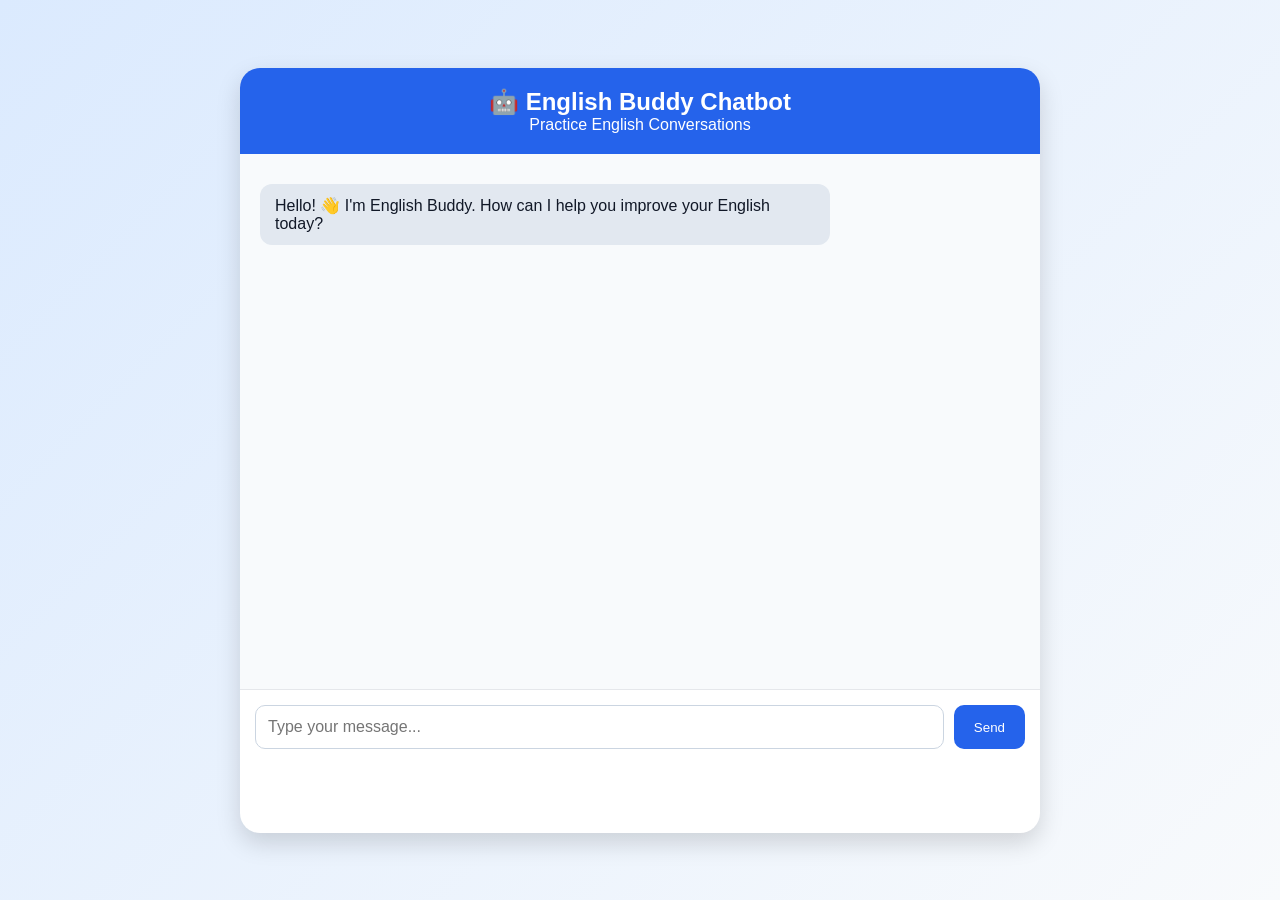
<file: chatbot.html>
<!DOCTYPE html>
<html lang="en">
<head>
<meta charset="UTF-8">
<meta name="viewport" content="width=device-width, initial-scale=1.0">
<title>English Buddy Chatbot</title>

<style>
*{
    margin:0;
    padding:0;
    box-sizing:border-box;
    font-family:'Poppins',sans-serif;
}

body{
    background:linear-gradient(135deg,#dbeafe,#f8fafc);
    height:100vh;
    display:flex;
    justify-content:center;
    align-items:center;
}

.chat-container{
    width:90%;
    max-width:800px;
    height:85vh;
    background:white;
    border-radius:20px;
    overflow:hidden;
    box-shadow:0 10px 25px rgba(0,0,0,.15);
}

.chat-header{
    background:#2563eb;
    color:white;
    padding:20px;
    text-align:center;
}

.chat-box{
    height:70%;
    overflow-y:auto;
    padding:20px;
    background:#f8fafc;
}

.message{
    margin:10px 0;
    padding:12px 15px;
    border-radius:12px;
    max-width:75%;
}

.user{
    background:#2563eb;
    color:white;
    margin-left:auto;
}

.bot{
    background:#e2e8f0;
    color:#111827;
}

.input-area{
    display:flex;
    padding:15px;
    gap:10px;
    border-top:1px solid #e5e7eb;
}

input{
    flex:1;
    padding:12px;
    border:1px solid #cbd5e1;
    border-radius:10px;
    font-size:16px;
}

button{
    padding:12px 20px;
    border:none;
    background:#2563eb;
    color:white;
    border-radius:10px;
    cursor:pointer;
}

button:hover{
    background:#1d4ed8;
}
</style>
</head>
<body>

<div class="chat-container">

    <div class="chat-header">
        <h2>🤖 English Buddy Chatbot</h2>
        <p>Practice English Conversations</p>
    </div>

    <div class="chat-box" id="chatBox">

        <div class="message bot">
            Hello! 👋 I'm English Buddy.
            How can I help you improve your English today?
        </div>

    </div>

    <div class="input-area">

        <input
            type="text"
            id="userInput"
            placeholder="Type your message..."
        >

        <button onclick="sendMessage()">
            Send
        </button>

    </div>

</div>

<script>

const chatBox =
document.getElementById("chatBox");

function addMessage(text, sender){

const msg =
document.createElement("div");

msg.classList.add("message");

msg.classList.add(sender);

msg.textContent = text;

chatBox.appendChild(msg);

chatBox.scrollTop =
chatBox.scrollHeight;

}

function sendMessage(){

const input =
document.getElementById("userInput");

const userText =
input.value.trim();

if(userText === "") return;

addMessage(userText,"user");

const botReply =
getBotResponse(userText);

setTimeout(()=>{

addMessage(botReply,"bot");

},500);

input.value="";

}

function getBotResponse(message){

message =
message.toLowerCase();

if(
message.includes("hello") ||
message.includes("hi")
){
return "Hello! How are you today?";
}

if(
message.includes("how are you")
){
return "I'm doing great! How about you?";
}

if(
message.includes("my name is")
){
return "Nice to meet you! Keep practicing your English.";
}

if(
message.includes("english")
){
return "Practice speaking, reading, writing, and listening every day.";
}

if(
message.includes("grammar")
){
return "Grammar becomes easier when you practice daily.";
}

if(
message.includes("interview")
){
return "A good self-introduction is important for interviews.";
}

if(
message.includes("thank you")
){
return "You're welcome! 😊";
}

if(
message.includes("bye")
){
return "Goodbye! Keep learning English every day.";
}

/* Basic Grammar Corrections */

if(
message === "i goes to college"
){
return "✅ Correct Sentence: I go to college.";
}

if(
message === "she go to school"
){
return "✅ Correct Sentence: She goes to school.";
}

if(
message === "he don't like tea"
){
return "✅ Correct Sentence: He doesn't like tea.";
}

return "That's interesting! Tell me more about it in English.";

}

document
.getElementById("userInput")
.addEventListener("keypress",

function(event){

if(event.key === "Enter"){

sendMessage();

}

});

</script>

</body>
</html>
</file>
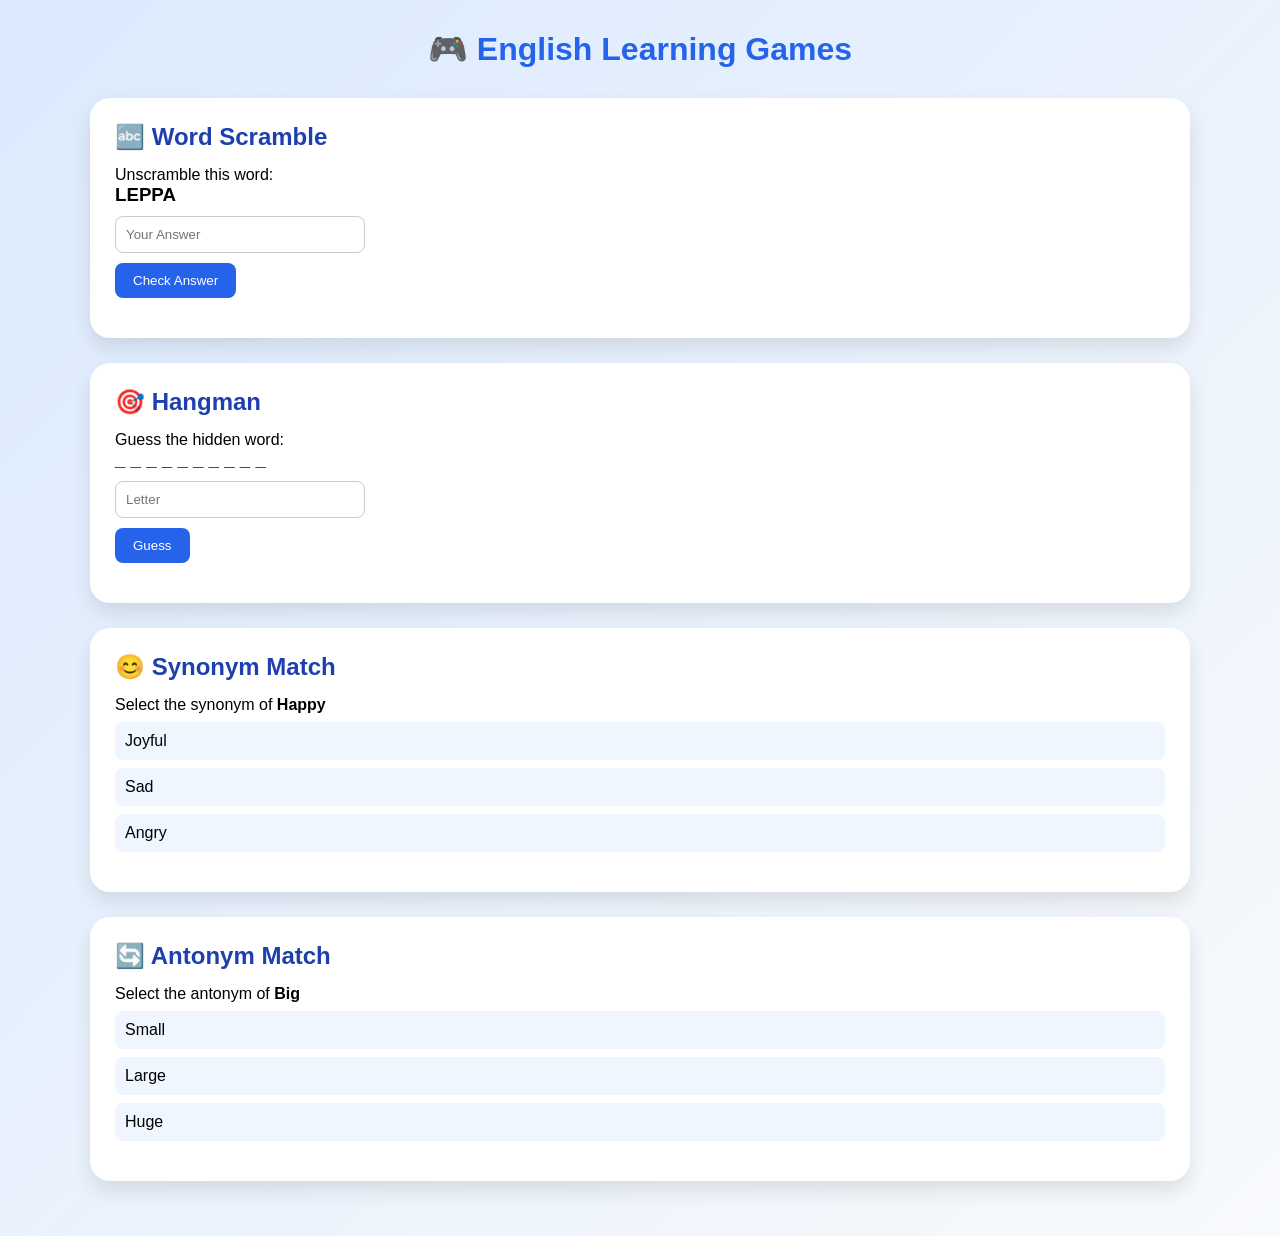
<file: games.html>
<!DOCTYPE html>
<html lang="en">
<head>
<meta charset="UTF-8">
<meta name="viewport" content="width=device-width, initial-scale=1.0">
<title>English Games - English Buddy</title>

<style>
*{
    margin:0;
    padding:0;
    box-sizing:border-box;
    font-family:Poppins,sans-serif;
}

body{
    background:linear-gradient(135deg,#dbeafe,#f8fafc);
    padding:30px;
}

.container{
    max-width:1100px;
    margin:auto;
}

h1{
    text-align:center;
    color:#2563eb;
    margin-bottom:30px;
}

.game-card{
    background:white;
    padding:25px;
    border-radius:20px;
    margin-bottom:25px;
    box-shadow:0 10px 20px rgba(0,0,0,.1);
}

h2{
    color:#1e40af;
    margin-bottom:15px;
}

input{
    padding:10px;
    width:250px;
    border:1px solid #ccc;
    border-radius:8px;
    margin-top:10px;
}

button{
    padding:10px 18px;
    border:none;
    background:#2563eb;
    color:white;
    border-radius:8px;
    cursor:pointer;
    margin-top:10px;
}

button:hover{
    background:#1d4ed8;
}

.result{
    margin-top:15px;
    font-weight:bold;
}

.option{
    background:#eff6ff;
    padding:10px;
    margin:8px 0;
    border-radius:8px;
    cursor:pointer;
}

.option:hover{
    background:#dbeafe;
}
</style>
</head>
<body>

<div class="container">

<h1>🎮 English Learning Games</h1>

<!-- WORD SCRAMBLE -->

<div class="game-card">
<h2>🔤 Word Scramble</h2>

<p>Unscramble this word:</p>

<h3 id="scrambledWord">LEPPA</h3>

<input type="text" id="scrambleInput" placeholder="Your Answer">

<br>

<button onclick="checkScramble()">
Check Answer
</button>

<div class="result" id="scrambleResult"></div>
</div>

<!-- HANGMAN -->

<div class="game-card">

<h2>🎯 Hangman</h2>

<p>Guess the hidden word:</p>

<h3 id="hangmanWord">_ _ _ _ _ _ _ _</h3>

<input type="text"
id="hangmanInput"
maxlength="1"
placeholder="Letter">

<br>

<button onclick="guessLetter()">
Guess
</button>

<div class="result" id="hangmanResult"></div>

</div>

<!-- SYNONYM MATCH -->

<div class="game-card">

<h2>😊 Synonym Match</h2>

<p>Select the synonym of <b>Happy</b></p>

<div class="option"
onclick="checkSynonym('Joyful')">
Joyful
</div>

<div class="option"
onclick="checkSynonym('Sad')">
Sad
</div>

<div class="option"
onclick="checkSynonym('Angry')">
Angry
</div>

<div class="result"
id="synonymResult"></div>

</div>

<!-- ANTONYM MATCH -->

<div class="game-card">

<h2>🔄 Antonym Match</h2>

<p>Select the antonym of <b>Big</b></p>

<div class="option"
onclick="checkAntonym('Small')">
Small
</div>

<div class="option"
onclick="checkAntonym('Large')">
Large
</div>

<div class="option"
onclick="checkAntonym('Huge')">
Huge
</div>

<div class="result"
id="antonymResult"></div>

</div>

</div>

<script>

/* WORD SCRAMBLE */

const correctWord = "APPLE";

function checkScramble(){

const answer =
document
.getElementById("scrambleInput")
.value
.toUpperCase();

const result =
document
.getElementById("scrambleResult");

if(answer === correctWord){

result.innerHTML =
"✅ Correct!";

}else{

result.innerHTML =
"❌ Try Again";

}

}


/* HANGMAN */

const hangmanAnswer =
"CONFIDENCE";

let guessedLetters = [];

function updateHangman(){

let display = "";

for(let letter of hangmanAnswer){

if(
guessedLetters.includes(letter)
){

display += letter + " ";

}else{

display += "_ ";

}

}

document
.getElementById("hangmanWord")
.textContent = display;

if(!display.includes("_")){

document
.getElementById("hangmanResult")
.innerHTML =
"🎉 You Won!";

}

}

function guessLetter(){

const input =
document
.getElementById("hangmanInput");

const letter =
input.value.toUpperCase();

if(letter){

guessedLetters.push(letter);

updateHangman();

}

input.value = "";

}

updateHangman();


/* SYNONYM */

function checkSynonym(answer){

const result =
document
.getElementById("synonymResult");

if(answer === "Joyful"){

result.innerHTML =
"✅ Correct!";

}else{

result.innerHTML =
"❌ Wrong Answer";

}

}


/* ANTONYM */

function checkAntonym(answer){

const result =
document
.getElementById("antonymResult");

if(answer === "Small"){

result.innerHTML =
"✅ Correct!";

}else{

result.innerHTML =
"❌ Wrong Answer";

}

}

</script>

</body>
</html>
</file>
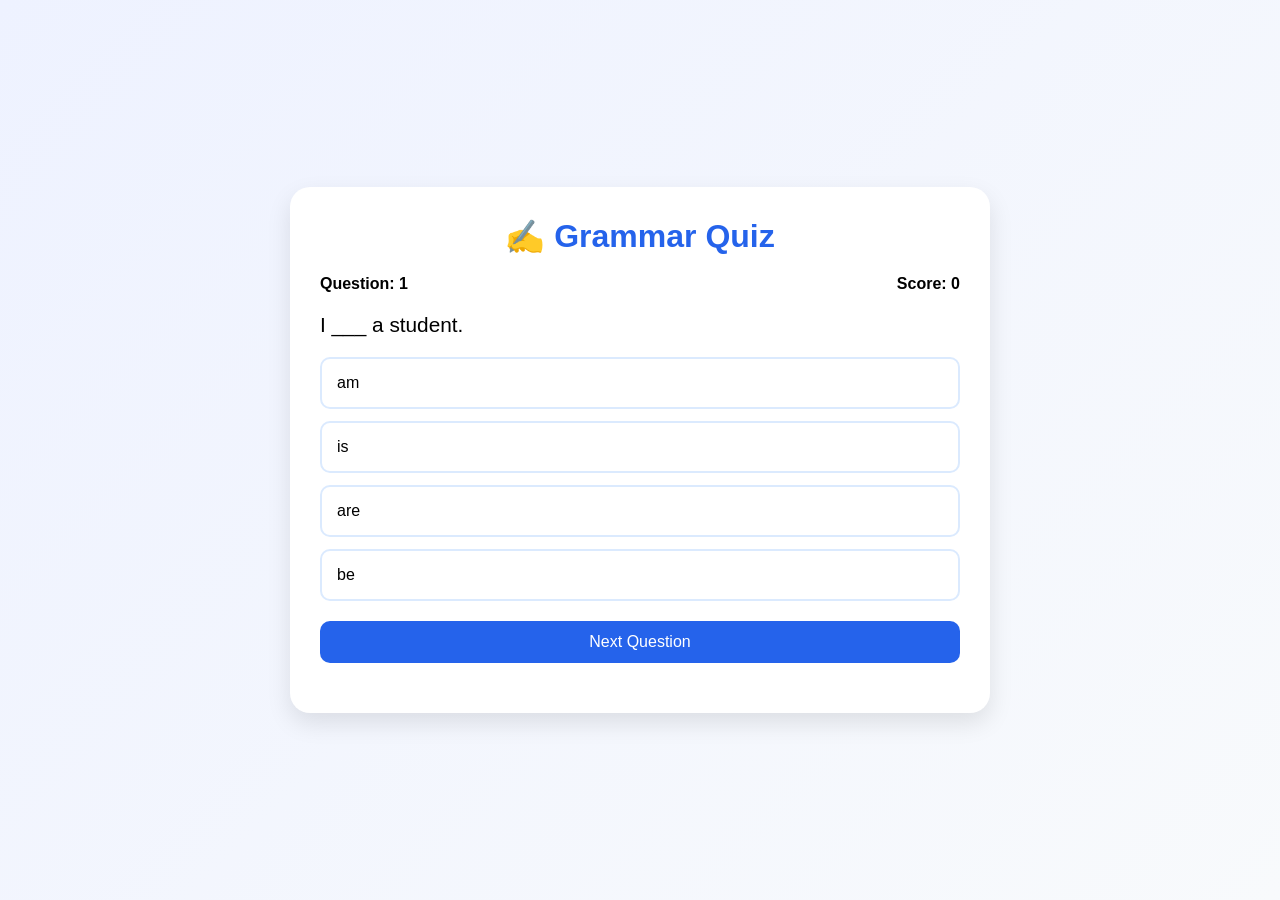
<file: grammar.html>
<!DOCTYPE html>
<html lang="en">
<head>
<meta charset="UTF-8">
<meta name="viewport" content="width=device-width, initial-scale=1.0">
<title>Grammar Quiz - English Buddy</title>

<style>
*{
    margin:0;
    padding:0;
    box-sizing:border-box;
    font-family:'Poppins',sans-serif;
}

body{
    background:linear-gradient(135deg,#eef2ff,#f8fafc);
    min-height:100vh;
    display:flex;
    justify-content:center;
    align-items:center;
    padding:20px;
}

.quiz-container{
    width:100%;
    max-width:700px;
    background:white;
    padding:30px;
    border-radius:20px;
    box-shadow:0 10px 25px rgba(0,0,0,0.1);
}

h1{
    text-align:center;
    color:#2563eb;
    margin-bottom:20px;
}

.stats{
    display:flex;
    justify-content:space-between;
    margin-bottom:20px;
    font-weight:bold;
}

.question{
    font-size:1.3rem;
    margin-bottom:20px;
}

.options{
    display:grid;
    gap:12px;
}

.option{
    padding:15px;
    border:2px solid #dbeafe;
    border-radius:10px;
    cursor:pointer;
    transition:0.3s;
}

.option:hover{
    background:#eff6ff;
}

.correct{
    background:#dcfce7;
    border-color:#16a34a;
}

.wrong{
    background:#fee2e2;
    border-color:#dc2626;
}

button{
    margin-top:20px;
    width:100%;
    padding:12px;
    border:none;
    background:#2563eb;
    color:white;
    border-radius:10px;
    font-size:16px;
    cursor:pointer;
}

button:hover{
    background:#1d4ed8;
}

.result{
    text-align:center;
    margin-top:20px;
    font-size:1.2rem;
    font-weight:bold;
}
</style>
</head>

<body>

<div class="quiz-container">

    <h1>✍ Grammar Quiz</h1>

    <div class="stats">
        <span>Question: <span id="questionNo">1</span></span>
        <span>Score: <span id="score">0</span></span>
    </div>

    <div class="question" id="question"></div>

    <div class="options" id="options"></div>

    <button id="nextBtn">Next Question</button>

    <div class="result" id="result"></div>

</div>

<script>

const quizData = [

{
question:"I ___ a student.",
options:["am","is","are","be"],
answer:"am"
},

{
question:"She ___ to school every day.",
options:["go","goes","going","gone"],
answer:"goes"
},

{
question:"They ___ playing football.",
options:["is","am","are","be"],
answer:"are"
},

{
question:"He ___ completed his homework.",
options:["have","has","had","having"],
answer:"has"
},

{
question:"We ___ dinner at 8 PM yesterday.",
options:["eat","eats","ate","eaten"],
answer:"ate"
},

{
question:"The sun ___ in the east.",
options:["rise","rises","rising","rose"],
answer:"rises"
},

{
question:"I have been waiting ___ two hours.",
options:["for","since","from","at"],
answer:"for"
},

{
question:"She is better ___ mathematics.",
options:["at","in","on","with"],
answer:"at"
},

{
question:"Choose the correct sentence.",
options:[
"He don't like tea",
"He doesn't likes tea",
"He doesn't like tea",
"He not like tea"
],
answer:"He doesn't like tea"
},

{
question:"If I ___ rich, I would travel the world.",
options:["am","was","were","be"],
answer:"were"
}

];

let currentQuestion = 0;
let score = 0;

const questionEl =
document.getElementById("question");

const optionsEl =
document.getElementById("options");

const scoreEl =
document.getElementById("score");

const questionNoEl =
document.getElementById("questionNo");

const resultEl =
document.getElementById("result");

const nextBtn =
document.getElementById("nextBtn");

function loadQuestion(){

const q = quizData[currentQuestion];

questionEl.textContent = q.question;

questionNoEl.textContent =
currentQuestion + 1;

optionsEl.innerHTML = "";

q.options.forEach(option => {

const btn =
document.createElement("div");

btn.classList.add("option");

btn.textContent = option;

btn.addEventListener("click", () =>
checkAnswer(btn, option));

optionsEl.appendChild(btn);

});

}

function checkAnswer(element, selected){

const correct =
quizData[currentQuestion].answer;

const options =
document.querySelectorAll(".option");

options.forEach(opt =>
opt.style.pointerEvents = "none");

if(selected === correct){

element.classList.add("correct");

score++;

scoreEl.textContent = score;

}else{

element.classList.add("wrong");

options.forEach(opt => {

if(opt.textContent === correct){

opt.classList.add("correct");

}

});

}

}

nextBtn.addEventListener("click", () => {

currentQuestion++;

if(currentQuestion < quizData.length){

loadQuestion();

}else{

showResult();

}

});

function showResult(){

questionEl.style.display = "none";
optionsEl.style.display = "none";
nextBtn.style.display = "none";

let percentage =
((score / quizData.length) * 100).toFixed(0);

resultEl.innerHTML = `
🎉 Quiz Completed! <br><br>
Your Score: ${score}/${quizData.length}<br>
Percentage: ${percentage}%
`;

localStorage.setItem(
"grammarScore",
percentage
);

}

loadQuestion();

</script>

</body>
</html>
</file>
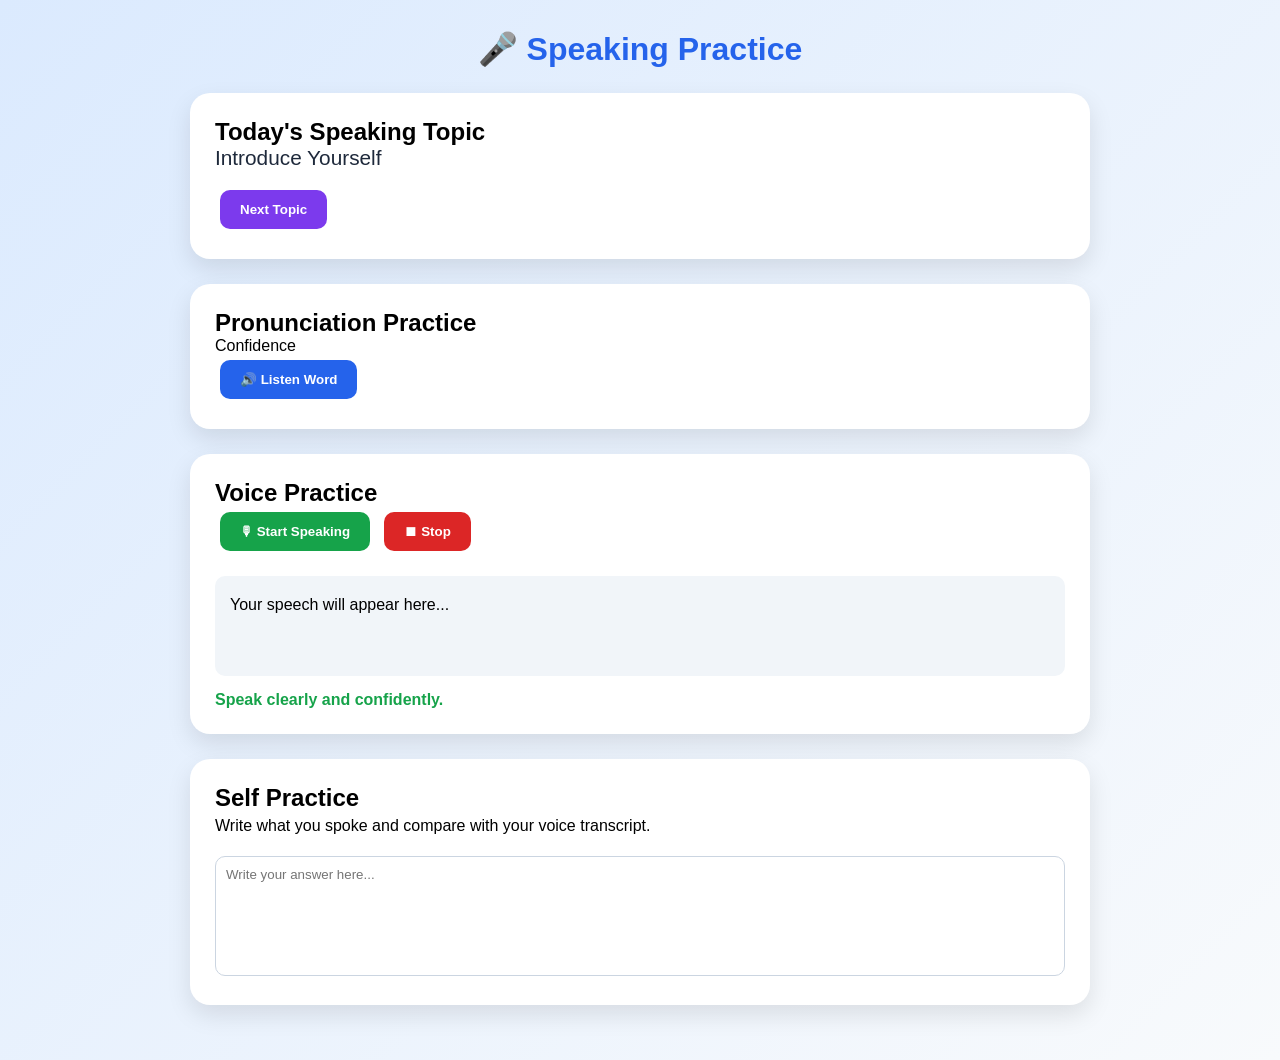
<file: speaking.html>
<!DOCTYPE html>
<html lang="en">
<head>
<meta charset="UTF-8">
<meta name="viewport" content="width=device-width, initial-scale=1.0">
<title>Speaking Practice - English Buddy</title>

<style>
*{
    margin:0;
    padding:0;
    box-sizing:border-box;
    font-family:'Poppins',sans-serif;
}

body{
    background:linear-gradient(135deg,#dbeafe,#f8fafc);
    min-height:100vh;
    padding:30px;
}

.container{
    max-width:900px;
    margin:auto;
}

h1{
    text-align:center;
    color:#2563eb;
    margin-bottom:25px;
}

.card{
    background:white;
    padding:25px;
    border-radius:20px;
    box-shadow:0 10px 25px rgba(0,0,0,.1);
    margin-bottom:25px;
}

.topic{
    font-size:1.3rem;
    margin-bottom:15px;
    color:#1e293b;
}

button{
    padding:12px 20px;
    border:none;
    border-radius:10px;
    cursor:pointer;
    color:white;
    font-weight:600;
    margin:5px;
}

.start-btn{
    background:#16a34a;
}

.stop-btn{
    background:#dc2626;
}

.speak-btn{
    background:#2563eb;
}

.next-btn{
    background:#7c3aed;
}

.output{
    margin-top:20px;
    padding:15px;
    border-radius:10px;
    background:#f1f5f9;
    min-height:100px;
    line-height:1.7;
}

.score-box{
    margin-top:15px;
    font-weight:bold;
    color:#16a34a;
}

.instructions{
    line-height:1.8;
}

textarea{
    width:100%;
    height:120px;
    margin-top:15px;
    padding:10px;
    border-radius:10px;
    border:1px solid #cbd5e1;
    resize:none;
}
</style>
</head>
<body>

<div class="container">

    <h1>🎤 Speaking Practice</h1>

    <div class="card">
        <h2>Today's Speaking Topic</h2>

        <p class="topic" id="topic">
            Introduce Yourself
        </p>

        <button class="next-btn" onclick="nextTopic()">
            Next Topic
        </button>
    </div>

    <div class="card">

        <h2>Pronunciation Practice</h2>

        <p id="practiceWord">
            Confidence
        </p>

        <button class="speak-btn" onclick="speakWord()">
            🔊 Listen Word
        </button>

    </div>

    <div class="card">

        <h2>Voice Practice</h2>

        <button class="start-btn" onclick="startListening()">
            🎙 Start Speaking
        </button>

        <button class="stop-btn" onclick="stopListening()">
            ⏹ Stop
        </button>

        <div class="output" id="output">
            Your speech will appear here...
        </div>

        <div class="score-box" id="feedback">
            Speak clearly and confidently.
        </div>

    </div>

    <div class="card">

        <h2>Self Practice</h2>

        <p class="instructions">
            Write what you spoke and compare with
            your voice transcript.
        </p>

        <textarea
            placeholder="Write your answer here..."
        ></textarea>

    </div>

</div>

<script>

// Speaking Topics
const topics = [
"Introduce Yourself",
"My Family",
"My Hometown",
"My College",
"My Best Friend",
"My Goals",
"My Dream Job",
"My Hobbies",
"My Daily Routine",
"My Favorite Book",
"My Favorite Movie",
"My Favorite Teacher",
"Why I Want To Learn English",
"Why I Chose CSE",
"My Internship Goals",
"My Strengths",
"My Weaknesses",
"My Favorite Sport",
"My Favorite Festival",
"A Memorable Day in My Life",
"My Future Plans",
"Technology in Daily Life",
"Importance of Education",
"Benefits of Reading Books",
"Social Media Advantages and Disadvantages",
"My Favorite Subject",
"A Person I Admire",
"How to Stay Healthy",
"Importance of Time Management",
"My Career Objectives"
];


function nextTopic(){

const randomIndex =
Math.floor(Math.random() * topics.length);

document.getElementById("topic").textContent =
topics[randomIndex];

}


// Text To Speech

function speakWord(){

const word =
document.getElementById(
"practiceWord"
).textContent;

const speech =
new SpeechSynthesisUtterance(word);

speech.lang = "en-US";

window.speechSynthesis.speak(speech);

}


// Speech Recognition

let recognition;

if(
'webkitSpeechRecognition' in window
){

recognition =
new webkitSpeechRecognition();

recognition.continuous = true;

recognition.interimResults = true;

recognition.lang = "en-US";

recognition.onresult = function(event){

let transcript = "";

for(
let i=0;
i<event.results.length;
i++
){

transcript +=
event.results[i][0].transcript;

}

document.getElementById(
"output"
).innerHTML = transcript;

evaluateSpeech(transcript);

};

}else{

alert(
"Speech Recognition not supported in your browser."
);

}


function startListening(){

recognition.start();

document.getElementById(
"feedback"
).textContent =
"Listening... Speak now 🎤";

}


function stopListening(){

recognition.stop();

document.getElementById(
"feedback"
).textContent =
"Practice completed ✅";

}


// Simple Feedback

function evaluateSpeech(text){

const words =
text.trim().split(" ");

let count =
words.length;

let feedback = "";

if(count < 5){

feedback =
"Try speaking longer sentences.";

}
else if(count < 15){

feedback =
"Good! Try adding more details.";

}
else{

feedback =
"Excellent speaking practice!";

}

document.getElementById(
"feedback"
).textContent =
feedback;

}


// Save Practice Count

let practiceCount =
Number(
localStorage.getItem(
"practiceCount"
)
) || 0;

practiceCount++;

localStorage.setItem(
"practiceCount",
practiceCount
);

</script>

</body>
</html>
</file>
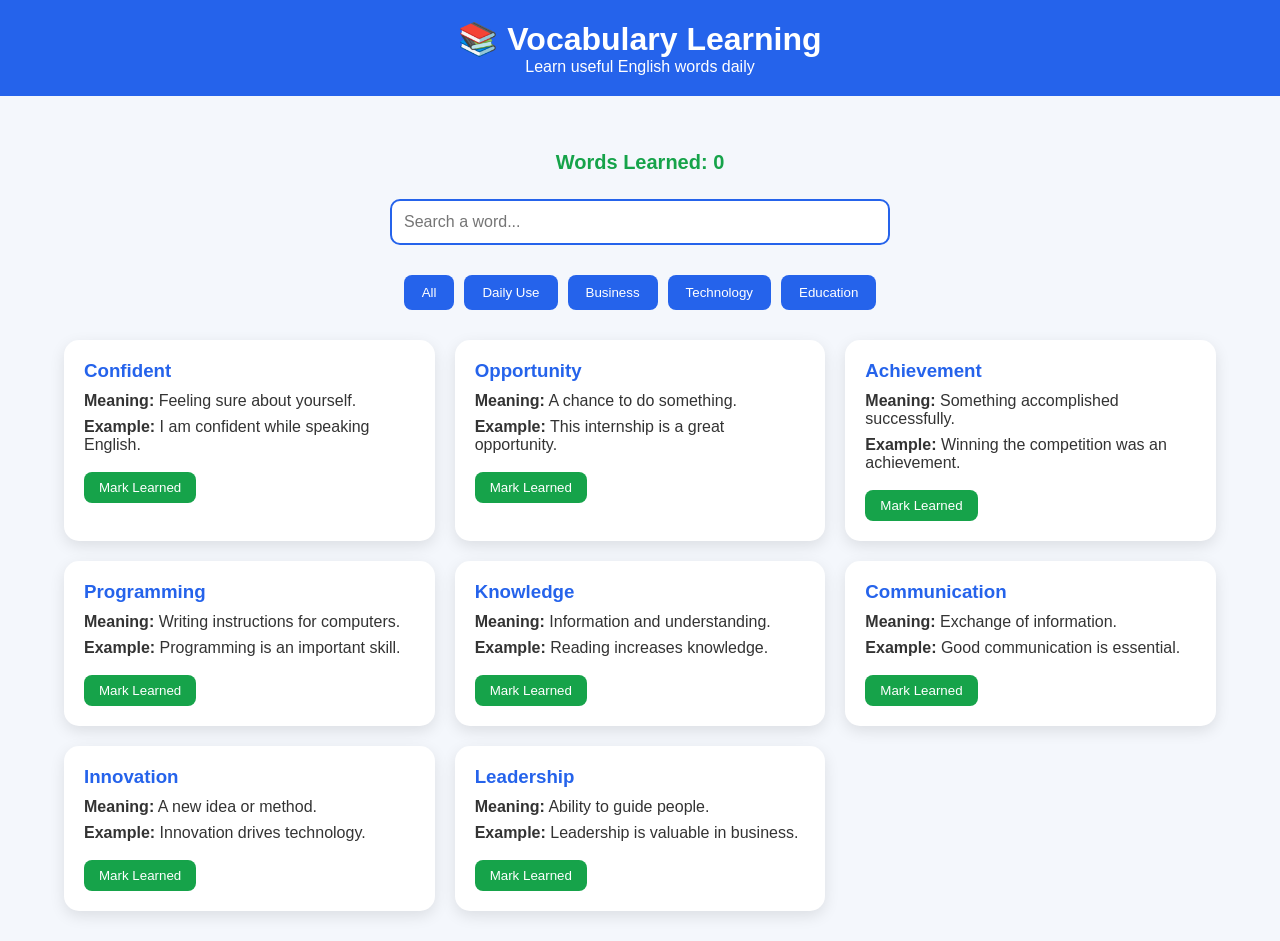
<file: vocabulary.html>
<!DOCTYPE html>
<html lang="en">
<head>
    <meta charset="UTF-8">
    <meta name="viewport" content="width=device-width, initial-scale=1.0">
    <title>Vocabulary Learning - English Buddy</title>

    <style>
        *{
            margin:0;
            padding:0;
            box-sizing:border-box;
            font-family:'Poppins',sans-serif;
        }

        body{
            background:#f4f7fc;
            color:#333;
        }

        header{
            background:#2563eb;
            color:white;
            text-align:center;
            padding:20px;
        }

        .container{
            width:90%;
            max-width:1200px;
            margin:auto;
            padding:30px 0;
        }

        .search-box{
            text-align:center;
            margin-bottom:30px;
        }

        .search-box input{
            width:80%;
            max-width:500px;
            padding:12px;
            border:2px solid #2563eb;
            border-radius:10px;
            font-size:16px;
        }

        .category-buttons{
            display:flex;
            justify-content:center;
            flex-wrap:wrap;
            gap:10px;
            margin-bottom:30px;
        }

        .category-buttons button{
            padding:10px 18px;
            border:none;
            background:#2563eb;
            color:white;
            border-radius:8px;
            cursor:pointer;
        }

        .category-buttons button:hover{
            background:#1d4ed8;
        }

        .words-container{
            display:grid;
            grid-template-columns:repeat(auto-fit,minmax(280px,1fr));
            gap:20px;
        }

        .word-card{
            background:white;
            padding:20px;
            border-radius:15px;
            box-shadow:0 5px 15px rgba(0,0,0,0.1);
            transition:.3s;
        }

        .word-card:hover{
            transform:translateY(-5px);
        }

        .word-card h3{
            color:#2563eb;
            margin-bottom:10px;
        }

        .word-card p{
            margin-bottom:8px;
        }

        .word-card button{
            margin-top:10px;
            padding:8px 15px;
            border:none;
            background:#16a34a;
            color:white;
            border-radius:8px;
            cursor:pointer;
        }

        .stats{
            text-align:center;
            margin:25px 0;
            font-size:20px;
            font-weight:bold;
            color:#16a34a;
        }
    </style>
</head>
<body>

<header>
    <h1>📚 Vocabulary Learning</h1>
    <p>Learn useful English words daily</p>
</header>

<div class="container">

    <div class="stats">
        Words Learned: <span id="learnedCount">0</span>
    </div>

    <div class="search-box">
        <input
            type="text"
            id="searchInput"
            placeholder="Search a word..."
        >
    </div>

    <div class="category-buttons">
        <button onclick="filterWords('all')">All</button>
        <button onclick="filterWords('daily')">Daily Use</button>
        <button onclick="filterWords('business')">Business</button>
        <button onclick="filterWords('technology')">Technology</button>
        <button onclick="filterWords('education')">Education</button>
    </div>

    <div class="words-container" id="wordsContainer">
    </div>

</div>

<script>

const words = [

{
word:"Confident",
meaning:"Feeling sure about yourself.",
example:"I am confident while speaking English.",
category:"daily"
},

{
word:"Opportunity",
meaning:"A chance to do something.",
example:"This internship is a great opportunity.",
category:"business"
},

{
word:"Achievement",
meaning:"Something accomplished successfully.",
example:"Winning the competition was an achievement.",
category:"education"
},

{
word:"Programming",
meaning:"Writing instructions for computers.",
example:"Programming is an important skill.",
category:"technology"
},

{
word:"Knowledge",
meaning:"Information and understanding.",
example:"Reading increases knowledge.",
category:"education"
},

{
word:"Communication",
meaning:"Exchange of information.",
example:"Good communication is essential.",
category:"daily"
},

{
word:"Innovation",
meaning:"A new idea or method.",
example:"Innovation drives technology.",
category:"technology"
},

{
word:"Leadership",
meaning:"Ability to guide people.",
example:"Leadership is valuable in business.",
category:"business"
}

];

const container =
document.getElementById("wordsContainer");

function displayWords(wordList){

container.innerHTML="";

wordList.forEach(item=>{

container.innerHTML += `
<div class="word-card">

<h3>${item.word}</h3>

<p><strong>Meaning:</strong>
${item.meaning}</p>

<p><strong>Example:</strong>
${item.example}</p>

<button onclick="markLearned()">
Mark Learned
</button>

</div>
`;

});

}

displayWords(words);

function filterWords(category){

if(category==="all"){
displayWords(words);
return;
}

const filtered =
words.filter(
item => item.category===category
);

displayWords(filtered);

}

document
.getElementById("searchInput")
.addEventListener("keyup",function(){

const value =
this.value.toLowerCase();

const filtered =
words.filter(item=>
item.word.toLowerCase().includes(value)
);

displayWords(filtered);

});

function markLearned(){

let count =
Number(
localStorage.getItem("wordsLearned")
) || 0;

count++;

localStorage.setItem(
"wordsLearned",
count
);

document.getElementById(
"learnedCount"
).textContent = count;

}

window.onload = () => {

let count =
Number(
localStorage.getItem("wordsLearned")
) || 0;

document.getElementById(
"learnedCount"
).textContent = count;

};

</script>

</body>
</html>
</file>
